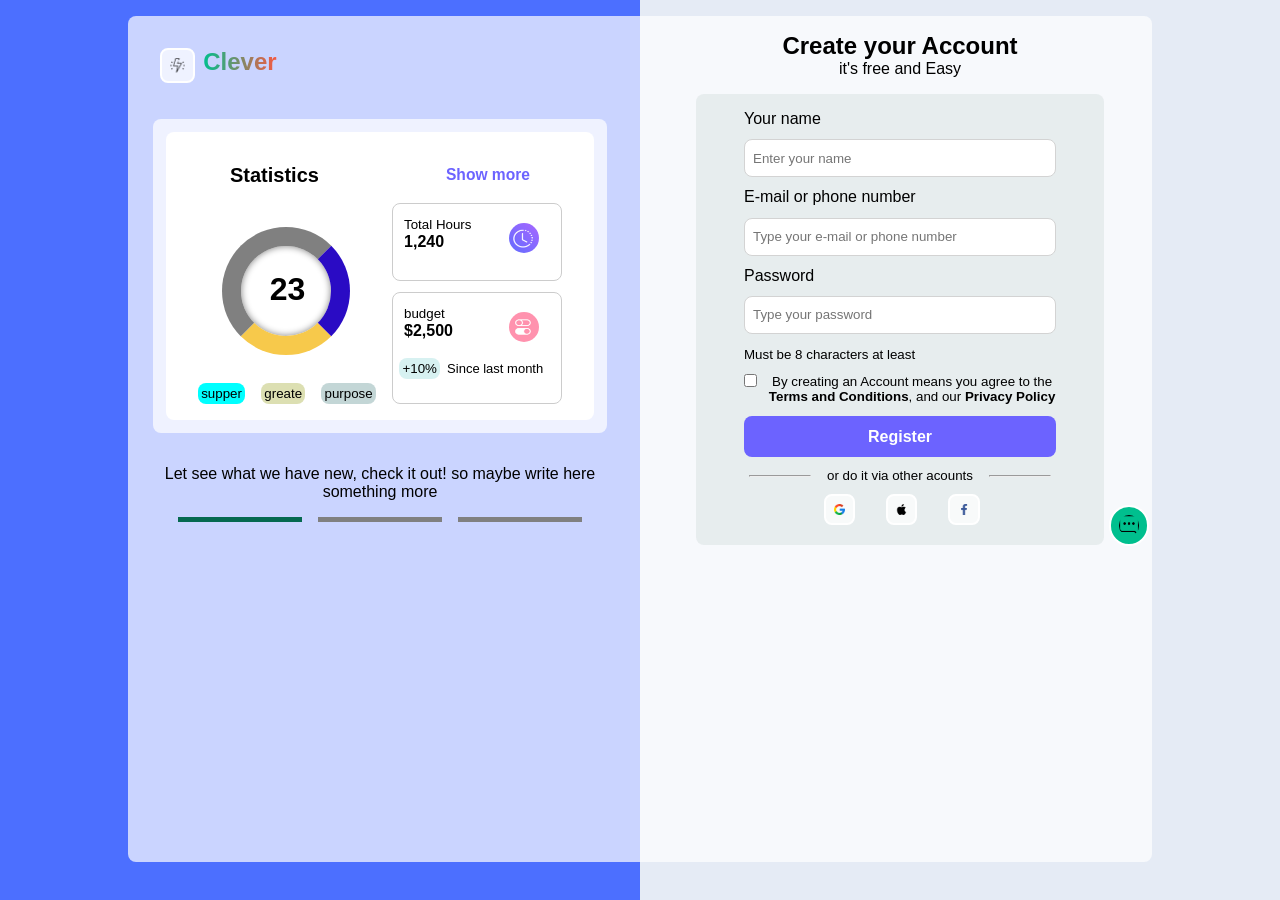
<file: index.html>
<!DOCTYPE html>
<html lang="en">
<head>
    <meta charset="UTF-8">
    <meta http-equiv="X-UA-Compatible" content="IE=edge">
    <meta name="viewport" content="width=device-width, initial-scale=1.0">
    <title>Klab</title>
    <link rel="stylesheet" href="css/style.css">
</head>
<body>

    <div class="container main-container">
        <div class="data-left">
            <div class="clever">
                <i> <img src="image/flash.png" alt=""> </i>
                <h2>Clever</h2>
            </div>
     
             <div class="stat-container">
                <div class="static">
                <div class="data">
                    <h2>Statistics</h2>
                    <h3>Show more</h3>
                </div>
                <div class="statics">
                        <div class="container1">
                            <div class="ui-widgets">
                                <div class="ui-values">23</div>
                                <div class="ui-labels"></div>
                            </div>
                            <div class="menuz">
                                <button>supper</button>
                                <button>greate</button>
                                <button>purpose</button>
                            </div>
                        </div>

                        <div class="card-right">
                            <div class="uper">
                            <div class="uperData">
                                <small>Total Hours</small>
                                <h4>1,240</h4>
                            </div>
                            <span> <img src="image/sms1.png" alt=""> </span>
                            <!-- <span> mj</span> -->
                            </div>
                            <div class="lower-container">
                                <div class="lower">
                                    <div class="lower1">
                                    <div class="lowerData">
                                        <small>budget</small>
                                        <h4>$2,500</h4>
                                    </div>
                                    <span> <img src="image/sm2.png" alt=""> </span>
                                    </div> 
                                    </div>
                                    <div class="lower">
                                            <div class="last">
                                                <button style="background-color:rgb(215, 241, 241);">+10%</button>
                                                <p>Since last month</p>
                                            </div> 
                                        </div>
                            </div>
                        </div> 


                    </div>
                </div>
                <!-- <div class="static">
                    <div class="data">
                        <h2>Statistics</h2>
                        <h3>Show more</h3>
                    </div>
                    <div class="cards">
                        <div class="card-left">
                            <div class="image">
                                <img src="image/sms.jpg" alt="progress">
                            </div>
                            <div class="menuz">
                                <button>supper</button>
                                <button>greate</button>
                                <button>purpose</button>
                            </div>

                        </div>
                        <div class="card-right">
                            <div class="uper">
                            <div class="uperData">
                                <small>Total Hours</small>
                                <h4>1,240</h4>
                            </div>
                            <span> <img src="image/sms.png" alt="" width="10%"> </span>
                            </div>
                            <div class="lower">
                            <div class="lowerData">
                                <small>Total Hours</small>
                                <h4>1,240</h4>
                            </div>
                            <span> <img src="image/sms.png" alt="" width="10%"> </span>
                            </div> 
                        </div> 
                    </div>
                </div>-->
            </div> 
            <div class="paragrph">
                <p>Let see what we have new, check it out! so maybe write here  something more</p>
            </div>
            <div class="container bars">
                <div class="bars-1"></div>
                <div class="bars-1"></div>
                <div class="bars-1"></div>
            </div>
        </div>
        <div class="data-right">
            <div class="form-container">
                <h2>Create your Account</h2>
                <p>it's free and Easy</p>
                <div class="form">
                    <form action="">
                        <label>Your name</label>
                        <input type="text" name="name" placeholder="Enter your name">
                        <label>E-mail or phone number</label>
                        <input type="text" name="name" placeholder="Type your e-mail or phone number">
                        <label>Password</label>
                        <input type="password" name="name" placeholder="Type your password">
                        <label><small>Must be 8 characters at least</small></label>
                        <div class="checkbox">
                            <input type="checkbox" name="check" class="box">
                            <p>By creating an Account means you agree to the <b>Terms and Conditions</b>, and our <b>Privacy Policy</b> </p>
     
                        </div>
                        
                        <button type="submit" name="register" class="btn">Register</button>
                        <div class="hr"><hr> <p>or do it via other acounts</p> <hr></div>
                    
                    </form>

                    <div class="icons">
                        <i><img src="image/google.png" alt="fff"></i>
                        <i><img src="image/apple-logo.png" alt="fff"></i>
                        <i><img src="image/facebook.png" alt="fff"></i>
                    </div>
                   
                </div>
            </div>
            <div class="msg">
                <i><img src="image/sms.png" alt="fff"></i>
            </div>
        </div>

    </div>
    
</body>
</html>
<script src="product.js"></script>
</file>
<file: css/style.css>
*{
    padding: 0;
    margin: 0;
    box-sizing: border-box;
    font-family: 'Segoe UI', Tahoma, Geneva, Verdana, sans-serif;
}
:root{
    --color-primary:#6c63ff;
    --color-success:#00bf8e;
    --color-warning:#f7c94b;
    --color-danger:#f75842;
    --colo-danger-variant:rgba(247,88,66,0.4);
    --color-white:#fff;
    --color-light:rgba(255,255,255,0.7);
    --color-black:#000;
 
    --container-width-lg:80%;
    --container-width-md:90%;
    --container-width-sm:94%;

    --transition: all 400ms ease;
}
html{
    background: linear-gradient(
        to right,
        rgb(76,111,255) 0%,
        rgb(76,111,255) 50%,
        rgb(229,235,245) 50%,
        rgb(229,235,245) 100%
    );
    overflow: hidden;
}
.container{
    width: var(--container-width-lg);
    margin: 0 auto;
}
.main-container{
    background-color: var(--color-light);
    margin: 0 auto;
    margin-top: 1rem;
    border-radius: 0.5rem;
    height: 94vh;
    display: grid;
    grid-template-columns: 1fr 1fr;
    gap: 1rem;
}
.form-container{
    display: flex;
    flex-direction: column;
    padding: 1rem 3rem;
}
.form-container h2, p{
    text-align: center;
}
.form form{
    display: flex;
    flex-direction: column;
    gap: 0.7rem;
}
.form{
    /* width: 90%; */
    margin-top: 1rem;
    display: flex;
    flex-direction: column;
    background-color: #ccd6d65e;
    padding: 1rem 3rem;
    border-radius: 0.5rem;
    gap: 0.7rem;
}
label{
    font-weight: 500;
}
.checkbox{
    display: flex;
    gap: 0.7rem;
    align-items: flex-start;
    align-self: start;
    justify-content: flex-start;
}
.checkbox p{
    font-size: smaller;
}
hr{
    width: 20%;
    height: 0.5px;
}
.hr{
    display: flex;
    flex-direction: row;
    justify-content: center;
    align-items: center;
    gap: 1rem;
}
.hr p{
    font-size: smaller;
}
input[type="text"],input[type="password"]{
    height: 38px;
    border: 1px solid lightgrey;
    border-radius: 0.5rem;
    padding: 0.9rem 0.5rem;
    outline: none;
}
input[type="checkbox"]{
    padding: 1rem 0.5rem;
}
.icons{
    display: flex;
    align-items: center;
    justify-content: center;
    text-align: center;
    width: 60%;
    position: relative;
    right: -4rem;
    /* font-size: 5rem; */
}
i img{
    width: fit-content;
    object-fit: cover;
    width: 50%;
    background-color: var(--color-light);
    border-radius: 0.5rem;
    padding: 0.5rem;
    border: 2px solid var(--color-white);
}
.msg{
    /* background-color: #000; */
    width: 40%;
    position: relative;
    right: -28.8rem;
    top: -3.5rem;
}
.msg img{
    width: 20%;
    background-color: var(--color-success);
    border-radius: 50%;
    padding: 0.5rem;
    border: 2px solid var(--color-white);
}
.btn{
    background: var(--color-primary);
    border: none;
    line-height: 35px;
    border-radius: 0.5rem;
    cursor: pointer;
    color: var(--color-white);
    font-weight: 600;
    font-size: 1rem;
}
.data-left{
    display: flex;
    flex-direction: column;
}
.clever{
  display: flex;
  gap: 0;
  margin: 2rem;
  /* align-self: flex-start; */
  justify-content: flex-start;
  align-items: flex-start;
  align-content: flex-start;
}
.clever i{
    width: 20%;
}
.clever h2{
    position: relative;
    left: -2.8rem;
    background: linear-gradient(to right, var(--color-success),var(--color-danger));
    -webkit-background-clip: text;
    -webkit-text-fill-color: transparent;
}
.clever img{
    width: 40%;
}

.stat-container{
    margin: 0 auto;
    background-color: var(--color-light);
    width: 90%;
    height: auto;
    display: flex;
    flex-direction: column;
    border-radius: 0.5rem;
    padding: 0.8rem 0.8rem;
    margin-bottom: 2rem;
    /* margin-top: 3rem; */
}
.stat-container .static{
    /* margin: 0 auto; */
    background-color: var(--color-white);
    width: 100%;
    border-radius: 0.5rem;
    padding: 1rem 2rem;
}
.data{
    display: flex;
    justify-content: space-between;
    align-items: center;
    padding: 1rem 2rem;
    font-size: smaller;
}
.data h3{
    color: #6c63ff;
}
.cards{
    display: grid;
    grid-template-columns: repeat(2, 1fr);
    padding: 1rem 2rem;
    gap: 2rem;
}
.card-left{
    display: flex;
    flex-direction: column;
}
.menuz{
    display: grid;
    grid-template-columns: 1fr 1fr 1fr;
    gap: 1rem;
}
button{
    border: none;
    outline: none;
    padding: 0.2rem;
    border-radius: 0.5rem;
}
.menuz button:nth-child(1){
    background-color: aqua;
}
.menuz button:nth-child(2){
    background-color: rgb(220, 223, 178);
}
.menuz button:nth-child(3){
    background-color: rgba(101, 151, 151, 0.388);
}
.card-right{
    display: grid;
    gap: 0.7rem;
    /* background-color: #00bf8e; */

}
.uper{
    display: flex;
    justify-content: space-between;
    background-color: var(--color-white);
    border: 1px solid #ccc;
    border-radius: 0.5rem;
    padding: 0.7rem 0.7rem;
}
.lower1{
    display: flex;
    justify-content: space-between;
    border-radius: 0.5rem;
    padding: 0.7rem 0.7rem;

}
.uper span{
    position: relative;
    width: 30%;
    z-index: 44;
}
.lower1 span{
    position: relative;
    width: 30%;
}

.uper span img {
    background-color: #00bf8e;
    position: absolute;
    border-radius: 50%;
    right: 0.7rem;
    top: 0.5rem;
    width: 30px;
    height: 30px;
}
.lower1 span img {
    position: absolute;
    right: 0.7rem;
    top: 0.5rem;
    border-radius: 50%;
    right: 0.7rem;
    top: 0.5rem;
    width: 30px;
    height: 30px;
}
.lower{
    display: flex;
    flex-direction: column;
  
}
.lower-container{
      background-color: var(--color-white);
      border: 1px solid #ccc;
      border-radius: 0.5rem;
}
.last{
    display: flex;
    padding: 0.4rem 0.4rem;
    place-items: center;
    
}
.last p{
    margin-left: 7px;
    font-size: 13px;
}

.bars{
    display: grid;
    grid-template-columns: repeat(3, 1fr);
    gap: 1rem;
    /* margin: 0 auto; */
    margin-top: 1rem;
    
}
.bars-1{
    width: 100%;
    height: 5px;
    background-color: #000;
}
.bars .bars-1:nth-child(1){
    background-color: #056950;
}
.bars .bars-1:nth-child(2){
    background-color: gray;
}
.bars .bars-1:nth-child(3){
    background-color: gray;
}



.container1 {
    /* background-color: #00bf8e; */
}


.ui-widgets {
    position: relative;
    display: inline-block;
    width: 8rem;
    height: 8rem;
    border-radius: 9rem;
    margin: 1.5rem;
    border: 1.2rem solid gray;
    box-shadow: inset 0 0 7px grey;
    border-right-color: rgb(42, 11, 196);
    border-bottom-color: var(--color-warning);
    text-align: center;
    box-sizing: border-box;
}


.ui-widgets:nth-child(2) {
    border-right-color: rgb(42, 11, 196);
    border-bottom-color: var(--color-warning);
}


.ui-widgets .ui-values {
    top: 25px;
    position: absolute;
    left: 3px;
    right: 0;
    font-weight: 700;
    font-size: 2.0rem;

}


.ui-widgets .ui-labels {

    left: 0;
    bottom: -16px;
    text-shadow: 0 0 4px grey;
    color: black;
    position: absolute;
    width: 100%;
    font-size: 16px;
}


.statics{
    display: grid;
    grid-template-columns: repeat(2,1fr);
    gap: 1rem;
}
</file>
